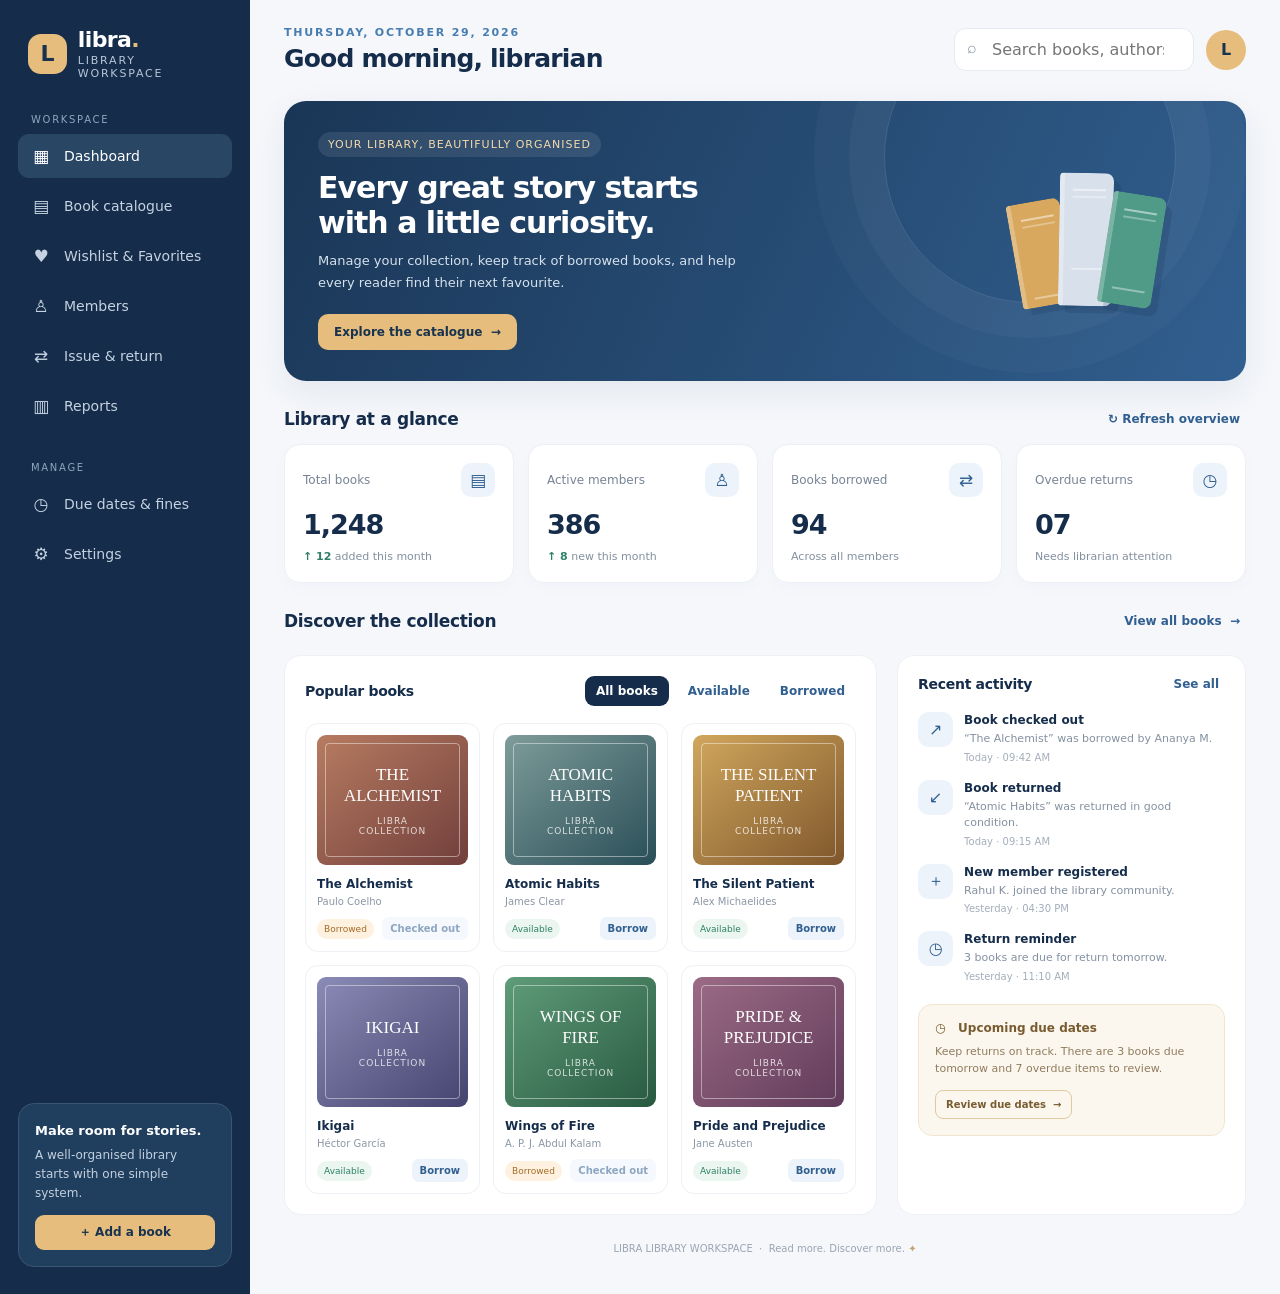
<file: index.html>
<!DOCTYPE html>
<html lang="en">
<head>
<meta charset="UTF-8">
<meta name="viewport" content="width=device-width, initial-scale=1.0">
<title>Libra — Library Management System</title>
<style>
:root{--navy:#152d4b;--blue:#315f8f;--blue2:#477db0;--cream:#f7f5f0;--white:#fff;--ink:#263548;--muted:#778496;--line:#e7eaf0;--gold:#d6a75d;--green:#2f8069;--shadow:0 12px 35px rgba(27,48,75,.08)}
*{box-sizing:border-box}body{margin:0;font-family:Inter,ui-sans-serif,system-ui,-apple-system,"Segoe UI",sans-serif;background:#f5f7fb;color:var(--ink)}button,input,select{font:inherit}button{cursor:pointer}.app{min-height:100vh;display:grid;grid-template-columns:250px 1fr}
.sidebar{background:var(--navy);color:#fff;padding:27px 18px;display:flex;flex-direction:column;gap:34px}.brand{display:flex;align-items:center;gap:11px;padding:0 10px}.brand-icon{height:40px;width:40px;border-radius:13px;background:#e6bd7c;color:#19334f;display:grid;place-items:center;font-size:22px;font-weight:800}.brand h1{font-size:22px;letter-spacing:-.6px;margin:0}.brand small{display:block;color:#b8c7d8;font-size:11px;letter-spacing:1.8px;text-transform:uppercase;margin-top:2px}.nav-label{font-size:10px;color:#8fa6c0;letter-spacing:1.7px;text-transform:uppercase;padding:0 13px;margin-bottom:9px}.nav{display:grid;gap:6px}.nav button{border:0;background:transparent;color:#c5d2e1;text-align:left;padding:12px 13px;border-radius:11px;display:flex;gap:13px;align-items:center;font-size:14px}.nav button span{width:20px;text-align:center;font-size:17px}.nav button.active,.nav button:hover{background:#294765;color:#fff}.side-bottom{margin-top:auto;background:#203e5e;border:1px solid #385673;border-radius:16px;padding:16px}.side-bottom strong{font-size:13px}.side-bottom p{font-size:12px;line-height:1.55;color:#c3d0df;margin:7px 0 13px}.side-bottom button{border:0;background:#e6bd7c;color:#18334f;padding:9px 12px;border-radius:9px;font-weight:700;font-size:12px;width:100%}
main{min-width:0;padding:26px 34px 40px}.topbar{display:flex;align-items:center;justify-content:space-between;gap:20px;margin-bottom:28px}.eyebrow{color:var(--blue2);font-size:11px;letter-spacing:1.8px;text-transform:uppercase;font-weight:800}.topbar h2{margin:5px 0 0;font-size:25px;letter-spacing:-.8px;color:var(--navy)}.top-actions{display:flex;align-items:center;gap:12px}.search-wrap{position:relative}.search-wrap span{position:absolute;left:13px;top:10px;color:#8793a3}.search-wrap input{width:240px;padding:11px 14px 11px 37px;border:1px solid var(--line);border-radius:12px;background:white;outline:none}.search-wrap input:focus{border-color:#8aaccf;box-shadow:0 0 0 3px #dce9f7}.avatar{height:40px;width:40px;border-radius:50%;display:grid;place-items:center;background:#e6bd7c;color:#173450;font-weight:800}.hero{position:relative;overflow:hidden;background:linear-gradient(115deg,#1a3656,#315f8f);border-radius:22px;padding:31px 34px;color:white;display:flex;justify-content:space-between;align-items:center;min-height:210px;box-shadow:var(--shadow)}.hero:after{content:"";position:absolute;width:290px;height:290px;border:1px solid #ffffff20;border-radius:50%;right:70px;top:-90px;box-shadow:0 0 0 35px #ffffff08,0 0 0 70px #ffffff06}.hero-content{position:relative;z-index:1;max-width:520px}.hero .tag{display:inline-block;padding:6px 10px;border-radius:30px;background:#ffffff18;color:#f4d9ac;font-size:11px;letter-spacing:1px;text-transform:uppercase}.hero h3{font-size:30px;line-height:1.15;letter-spacing:-1px;margin:14px 0 10px;max-width:450px}.hero p{color:#d6e1ed;font-size:13px;line-height:1.7;margin:0 0 20px;max-width:440px}.primary{background:#e6bd7c;color:#18334f;border:0;border-radius:10px;padding:11px 16px;font-weight:800;font-size:12px}.hero-art{position:relative;z-index:1;width:170px;height:150px;flex-shrink:0;margin-right:40px}.book{position:absolute;bottom:10px;width:54px;height:118px;border-radius:4px 8px 8px 4px;box-shadow:7px 7px 0 #102a4529;border-left:5px solid #ffffff40}.book:after{content:"";position:absolute;left:8px;right:8px;top:16px;height:2px;background:#ffffff80;box-shadow:0 7px 0 #ffffff50,0 79px 0 #ffffff60}.book.one{left:12px;background:#d8a85e;transform:rotate(-10deg);height:105px}.book.two{left:57px;background:#d8e1eb;transform:rotate(1deg);height:133px}.book.three{left:103px;background:#4f9b87;transform:rotate(9deg);height:112px}.section-head{display:flex;align-items:center;justify-content:space-between;margin:28px 0 15px}.section-head h3{margin:0;font-size:17px;color:var(--navy);letter-spacing:-.3px}.section-head button{border:0;background:transparent;color:var(--blue);font-size:12px;font-weight:800}.stats{display:grid;grid-template-columns:repeat(4,1fr);gap:14px}.stat{background:#fff;border:1px solid #edf0f4;border-radius:16px;padding:18px;box-shadow:0 5px 18px #203b5a05}.stat-top{display:flex;align-items:center;justify-content:space-between;color:var(--muted);font-size:12px}.stat-icon{height:34px;width:34px;display:grid;place-items:center;background:#edf3fa;color:var(--blue);border-radius:10px;font-size:17px}.stat strong{display:block;font-size:27px;color:var(--navy);margin:12px 0 5px;letter-spacing:-1px}.stat small{color:#82909f;font-size:11px}.stat small b{color:var(--green)}.content-grid{display:grid;grid-template-columns:minmax(0,1.7fr) minmax(240px,1fr);gap:20px;margin-top:24px}.panel{background:#fff;border:1px solid #edf0f4;border-radius:17px;padding:20px;min-width:0}.filters{display:flex;gap:8px;flex-wrap:wrap}.filter{border:1px solid var(--line);background:#fff;border-radius:9px;padding:8px 11px;color:#718095;font-size:11px}.filter.active{background:var(--navy);border-color:var(--navy);color:white}.books{display:grid;grid-template-columns:repeat(3,minmax(0,1fr));gap:13px}.book-card{border:1px solid #edf0f4;border-radius:13px;padding:11px;min-width:0;transition:.2s}.book-card:hover{transform:translateY(-3px);box-shadow:var(--shadow)}.cover{height:130px;border-radius:9px;display:flex;align-items:center;justify-content:center;position:relative;overflow:hidden;margin-bottom:12px;color:white;text-align:center;padding:12px}.cover:before{content:"";position:absolute;inset:8px;border:1px solid #ffffff70;border-radius:4px}.cover span{position:relative;font-family:Georgia,serif;font-size:17px;line-height:1.25;max-width:100px}.cover small{display:block;font:9px system-ui;letter-spacing:1px;margin-top:10px;opacity:.8}.cover.c1{background:linear-gradient(140deg,#b77c61,#713e3b)}.cover.c2{background:linear-gradient(140deg,#7e9c9a,#294e57)}.cover.c3{background:linear-gradient(140deg,#d1a75d,#7e562b)}.cover.c4{background:linear-gradient(140deg,#8a8bb6,#45436f)}.cover.c5{background:linear-gradient(140deg,#5f9c79,#285940)}.cover.c6{background:linear-gradient(140deg,#9c6b86,#603b5a)}.book-card h4{font-size:12px;margin:0 0 5px;white-space:nowrap;overflow:hidden;text-overflow:ellipsis;color:var(--navy)}.author{font-size:10px;color:#8b96a4;margin:0 0 10px}.book-meta{display:flex;align-items:center;justify-content:space-between;gap:5px}.status{font-size:9px;border-radius:20px;padding:5px 7px;background:#eaf6ef;color:#2f8069}.status.out{background:#fff1e0;color:#a46a25}.borrow{border:0;background:#edf3fa;color:#315f8f;border-radius:7px;padding:6px 8px;font-size:10px;font-weight:800}.borrow:disabled{opacity:.55;cursor:not-allowed}.activity{display:grid;gap:17px}.activity-item{display:flex;gap:11px;align-items:flex-start}.activity-icon{width:35px;height:35px;flex-shrink:0;border-radius:11px;background:#edf3fa;display:grid;place-items:center;color:var(--blue)}.activity-item strong{display:block;font-size:12px;color:var(--navy);margin:1px 0 4px}.activity-item p{margin:0;color:#8491a1;font-size:11px;line-height:1.5}.activity-item time{font-size:10px;color:#a4adba;display:block;margin-top:4px}.due-card{margin-top:22px;background:#fbf7ef;border:1px solid #f1e5d0;border-radius:14px;padding:16px}.due-card .due-title{font-size:12px;font-weight:800;color:#795b30}.due-card p{font-size:11px;line-height:1.6;color:#917c5d;margin:8px 0 12px}.due-card button{background:transparent;border:1px solid #dfc99f;color:#795b30;border-radius:8px;padding:8px 10px;font-size:10px;font-weight:800}.empty{grid-column:1/-1;text-align:center;padding:28px;color:#8a96a6;font-size:13px}.footer{text-align:center;color:#9aa5b2;font-size:10px;margin-top:28px}.toast{position:fixed;bottom:22px;right:22px;background:#193b5b;color:white;padding:13px 17px;border-radius:12px;box-shadow:var(--shadow);font-size:13px;opacity:0;transform:translateY(10px);pointer-events:none;transition:.25s;z-index:10}.toast.show{opacity:1;transform:translateY(0)}.mobile-menu{display:none}
@media(max-width:1050px){.app{grid-template-columns:210px 1fr}.sidebar{padding:23px 13px}main{padding:24px}.hero-art{margin-right:0}.stats{grid-template-columns:repeat(2,1fr)}.content-grid{grid-template-columns:1fr}.books{grid-template-columns:repeat(3,minmax(0,1fr))}}
@media(max-width:700px){.app{display:block}.sidebar{display:none}.sidebar.open{display:flex;position:fixed;z-index:20;inset:0 auto 0 0;width:260px;box-shadow:20px 0 50px #10243c40}.mobile-menu{display:inline-grid;place-items:center;border:1px solid var(--line);background:#fff;border-radius:10px;width:40px;height:40px}.topbar{align-items:flex-start}.topbar h2{font-size:20px}.top-actions{gap:7px}.search-wrap input{width:min(40vw,190px)}main{padding:18px 14px 28px}.hero{padding:24px;min-height:0}.hero h3{font-size:25px}.hero-art{display:none}.stats{gap:9px}.stat{padding:14px}.stat strong{font-size:23px}.content-grid{gap:14px}.panel{padding:14px}.books{grid-template-columns:repeat(2,minmax(0,1fr))}.cover{height:135px}.section-head{margin-top:23px}.section-head h3{font-size:16px}}
/* Wishlist & Favorites Styling */
#wishlistSection {
    padding: 20px 0;
}

#wishlistSection .section-head {
    display: flex;
    justify-content: space-between;
    align-items: center;
    gap: 15px;
    margin-bottom: 20px;
}

#wishlistSection .stats {
    display: flex;
    gap: 20px;
    margin-bottom: 30px;
}

#wishlistSection .stat-card {
    padding: 20px;
    border-radius: 12px;
    background: #ffffff;
    flex: 1;
}

#wishlistGrid {
    display: grid;
    grid-template-columns: repeat(auto-fill, minmax(200px, 1fr));
    gap: 20px;
}

.wishlist-card {
    background: #ffffff;
    padding: 18px;
    border-radius: 12px;
    border: 1px solid #e5e7eb;
}

.wishlist-card h3 {
    margin-bottom: 8px;
}

.wishlist-card button {
    margin: 5px 5px 0 0;
    cursor: pointer;
}

#wishlistSection select {
    padding: 10px;
    border-radius: 8px;
}

@media (max-width: 600px) {
    #wishlistSection .section-head,
    #wishlistSection .stats {
        flex-direction: column;
        align-items: stretch;
    }
}
</style>
</head>
<body>
<div class="app">
<aside class="sidebar" id="sidebar">
  <div class="brand"><div class="brand-icon">L</div><div><h1>libra<span style="color:#e6bd7c">.</span></h1><small>Library workspace</small></div></div>
  <div><div class="nav-label">Workspace</div><nav class="nav">
    <button class="active" data-view="dashboard"><span>▦</span> Dashboard</button>
    <button data-view="catalog"><span>▤</span> Book catalogue</button>
    <button data-view="wishlist">
    <span>♥</span> Wishlist & Favorites
</button>
    <button data-view="members"><span>♙</span> Members</button>
    <button data-view="transactions"><span>⇄</span> Issue &amp; return</button>
    <button data-view="reports"><span>▥</span> Reports</button>
  </nav></div>
  <div><div class="nav-label">Manage</div><nav class="nav">
    <button data-view="due"><span>◷</span> Due dates &amp; fines</button>
    <button data-view="settings"><span>⚙</span> Settings</button>
  </nav></div>
  <div class="side-bottom"><strong>Make room for stories.</strong><p>A well-organised library starts with one simple system.</p><button id="addBookSide">＋ Add a book</button></div>
</aside>
<main>
  <header class="topbar">
    <div style="display:flex;align-items:flex-start;gap:11px"><button class="mobile-menu" id="menuBtn" aria-label="Open menu">☰</button><div><div class="eyebrow">Thursday, October 29, 2026</div><h2 id="pageTitle">Good morning, librarian</h2></div></div>
    <div class="top-actions"><div class="search-wrap"><span>⌕</span><input id="searchInput" type="search" placeholder="Search books, authors..." aria-label="Search books"></div><div class="avatar" title="Librarian profile">L</div></div>
  </header>
  <section class="hero">
    <div class="hero-content"><span class="tag">Your library, beautifully organised</span><h3>Every great story starts with a little curiosity.</h3><p>Manage your collection, keep track of borrowed books, and help every reader find their next favourite.</p><button class="primary" id="exploreBtn">Explore the catalogue&nbsp; →</button></div>
    <div class="hero-art" aria-hidden="true"><div class="book one"></div><div class="book two"></div><div class="book three"></div></div>
  </section>
  <section class="section-head"><h3>Library at a glance</h3><button id="refreshBtn">↻ Refresh overview</button></section>
  <section class="stats">
    <article class="stat"><div class="stat-top">Total books <span class="stat-icon">▤</span></div><strong id="totalBooks">1,248</strong><small><b>↑ 12</b> added this month</small></article>
    <article class="stat"><div class="stat-top">Active members <span class="stat-icon">♙</span></div><strong>386</strong><small><b>↑ 8</b> new this month</small></article>
    <article class="stat"><div class="stat-top">Books borrowed <span class="stat-icon">⇄</span></div><strong id="borrowedCount">94</strong><small>Across all members</small></article>
    <article class="stat"><div class="stat-top">Overdue returns <span class="stat-icon">◷</span></div><strong>07</strong><small>Needs librarian attention</small></article>
  </section>
  <section class="section-head"><h3 id="catalogTitle">Discover the collection</h3><button id="viewAllBtn">View all books&nbsp; →</button></section>
  <div class="content-grid">
    <section class="panel">
      <div class="section-head" style="margin:0 0 17px"><h3 style="font-size:14px">Popular books</h3><div class="filters" id="filters"><button class="filter active" data-filter="all">All books</button><button class="filter" data-filter="available">Available</button><button class="filter" data-filter="borrowed">Borrowed</button></div></div>
      <div class="books" id="booksGrid"></div>
    </section>
    <aside class="panel">
      <div class="section-head" style="margin:0 0 20px"><h3 style="font-size:14px">Recent activity</h3><button id="activityBtn">See all</button></div>
      <div class="activity" id="activityList">
        <div class="activity-item"><div class="activity-icon">↗</div><div><strong>Book checked out</strong><p>“The Alchemist” was borrowed by Ananya M.</p><time>Today · 09:42 AM</time></div></div>
        <div class="activity-item"><div class="activity-icon">↙</div><div><strong>Book returned</strong><p>“Atomic Habits” was returned in good condition.</p><time>Today · 09:15 AM</time></div></div>
        <div class="activity-item"><div class="activity-icon">＋</div><div><strong>New member registered</strong><p>Rahul K. joined the library community.</p><time>Yesterday · 04:30 PM</time></div></div>
        <div class="activity-item"><div class="activity-icon">◷</div><div><strong>Return reminder</strong><p>3 books are due for return tomorrow.</p><time>Yesterday · 11:10 AM</time></div></div>
      </div>
      <div class="due-card"><div class="due-title">◷ &nbsp; Upcoming due dates</div><p>Keep returns on track. There are 3 books due tomorrow and 7 overdue items to review.</p><button id="dueBtn">Review due dates&nbsp; →</button></div>
    </aside>
  </div>
  <div class="footer">LIBRA LIBRARY WORKSPACE &nbsp;·&nbsp; Read more. Discover more. <span style="color:#c4a16c">✦</span></div>
<!-- Wishlist & Favorites Section -->
<section id="wishlistSection" style="display: none;">

    <div class="section-head">
        <div>
            <div class="eyebrow">YOUR PERSONAL COLLECTION</div>
            <h2>Wishlist & Favorites</h2>
            <p>Keep track of books you want to read and books you love.</p>
        </div>

        <button onclick="showWishlistForm()">+ Add a Book</button>
    </div>

    <div class="stats">
        <div class="stat-card">
            <h3 id="wishlistCount">0</h3>
            <p>Wishlist Books</p>
        </div>

        <div class="stat-card">
            <h3 id="favoriteCount">0</h3>
            <p>Favorite Books</p>
        </div>
    </div>

    <div class="section-head">
        <h2>My Saved Books</h2>

        <select id="wishlistFilter">
            <option value="all">All Books</option>
            <option value="wishlist">Wishlist</option>
            <option value="favorite">Favorites</option>
        </select>
    </div>

    <div id="wishlistGrid"></div>

</section>
<!-- End Wishlist & Favorites Section -->
</main>
</div>
<div class="toast" id="toast" role="status" aria-live="polite"></div>
<script>
const books=[
 {title:"The Alchemist",author:"Paulo Coelho",genre:"Fiction",status:"borrowed",cover:"c1",label:"THE ALCHEMIST"},
 {title:"Atomic Habits",author:"James Clear",genre:"Self-help",status:"available",cover:"c2",label:"ATOMIC HABITS"},
 {title:"The Silent Patient",author:"Alex Michaelides",genre:"Thriller",status:"available",cover:"c3",label:"THE SILENT PATIENT"},
 {title:"Ikigai",author:"Héctor García",genre:"Lifestyle",status:"available",cover:"c4",label:"IKIGAI"},
 {title:"Wings of Fire",author:"A. P. J. Abdul Kalam",genre:"Biography",status:"borrowed",cover:"c5",label:"WINGS OF FIRE"},
 {title:"Pride and Prejudice",author:"Jane Austen",genre:"Classic",status:"available",cover:"c6",label:"PRIDE & PREJUDICE"}
];
let activeFilter="all",query="",view="dashboard",borrowed=94;
const grid=document.getElementById("booksGrid"),search=document.getElementById("searchInput"),toast=document.getElementById("toast");
function notify(message){toast.textContent=message;toast.classList.add("show");clearTimeout(window.toastTimer);window.toastTimer=setTimeout(()=>toast.classList.remove("show"),2600)}
function renderBooks(){
 const list=books.filter(b=>(activeFilter==="all"||b.status===activeFilter)&&(`${b.title} ${b.author} ${b.genre}`).toLowerCase().includes(query.toLowerCase()));
 grid.innerHTML=list.length?list.map(b=>`<article class="book-card"><div class="cover ${b.cover}"><span>${b.label}<small>LIBRA COLLECTION</small></span></div><h4 title="${b.title}">${b.title}</h4><p class="author">${b.author}</p><div class="book-meta"><span class="status ${b.status==="borrowed"?"out":""}">${b.status==="available"?"Available":"Borrowed"}</span><button class="borrow" data-title="${b.title}" ${b.status==="borrowed"?"disabled":""}>${b.status==="available"?"Borrow":"Checked out"}</button></div></article>`).join(""):`<div class="empty">No books match your search. Try another title or author.</div>`;
 grid.querySelectorAll(".borrow:not(:disabled)").forEach(btn=>btn.addEventListener("click",()=>{const book=books.find(b=>b.title===btn.dataset.title);book.status="borrowed";borrowed++;document.getElementById("borrowedCount").textContent=borrowed;renderBooks();notify(`“${book.title}” marked as borrowed.`);}));
}
function setView(next){
 view=next;document.querySelectorAll(".nav button").forEach(b=>b.classList.toggle("active",b.dataset.view===next));
 const titles={dashboard:"Good morning, librarian",catalog:"Book catalogue",members:"Library members",transactions:"Issue & return",reports:"Library reports",due:"Due dates & fines",settings:"Workspace settings",wishlist:"Wishlist & Favorites"};
 document.getElementById("pageTitle").textContent=titles[next]||titles.dashboard;
 const dashboardParts = document.querySelectorAll(
    "main > .hero, main > .section-head, main > .stats, main > .content-grid, main > .footer"
);

const wishlistSection = document.getElementById("wishlistSection");

if (next === "wishlist") {
    dashboardParts.forEach(part => part.style.display = "none");
    wishlistSection.style.display = "block";
    renderWishlist();
} else {
    dashboardParts.forEach(part => part.style.display = "");
    wishlistSection.style.display = "none";
}
 if(next==="catalog"){document.getElementById("catalogTitle").textContent="Browse all books";activeFilter="all";document.querySelectorAll(".filter").forEach(b=>b.classList.toggle("active",b.dataset.filter==="all"));renderBooks();document.getElementById("catalogTitle").scrollIntoView({behavior:"smooth",block:"start"});}
 else if(next!=="dashboard" && next!=="wishlist"){notify(`${titles[next]} section selected — connect your backend to enable full management.`);}
 document.getElementById("sidebar").classList.remove("open");
}
// ===== WISHLIST & FAVORITES =====

const wishlistStorageKey = "libraryWishlistFavorites";
let savedBooks = [];

try {
    const storedBooks = JSON.parse(localStorage.getItem(wishlistStorageKey) || "[]");
    if (Array.isArray(storedBooks)) {
        savedBooks = storedBooks;
    }
} catch (error) {
    console.warn("Could not load saved books:", error);
}

function saveWishlist() {
    localStorage.setItem(wishlistStorageKey, JSON.stringify(savedBooks));
}

function escapeHTML(value) {
    return String(value).replace(/[&<>"']/g, character => ({
        "&": "&amp;",
        "<": "&lt;",
        ">": "&gt;",
        '"': "&quot;",
        "'": "&#39;"
    })[character]);
}

function showWishlistForm() {
    const titleInput = prompt("Enter the book title:");

    if (!titleInput || !titleInput.trim()) {
        return;
    }

    const title = titleInput.trim();

    // Check whether this book already exists in the catalogue
    const catalogueBook = books.find(
        book => book.title.toLowerCase() === title.toLowerCase()
    );

    const authorInput = catalogueBook
        ? catalogueBook.author
        : prompt("Enter the author's name:");

    if (!authorInput || !authorInput.trim()) {
        return;
    }

    const typeInput = prompt(
        'Enter "wishlist" or "favorite":',
        "wishlist"
    );

    if (typeInput === null) {
        return;
    }

    const type = typeInput.trim().toLowerCase();

    if (type !== "wishlist" && type !== "favorite") {
        alert('Please enter either "wishlist" or "favorite".');
        return;
    }

    const alreadySaved = savedBooks.some(
        book => book.title.toLowerCase() === title.toLowerCase()
    );

    if (alreadySaved) {
        alert("This book is already in your saved books.");
        return;
    }

    savedBooks.push({
        title: catalogueBook ? catalogueBook.title : title,
        author: authorInput.trim(),
        type: type
    });

    saveWishlist();
    renderWishlist();
    notify("Book added successfully!");
}

function renderWishlist() {
    const grid = document.getElementById("wishlistGrid");
    const filter = document.getElementById("wishlistFilter").value;

    document.getElementById("wishlistCount").textContent =
        savedBooks.filter(book => book.type === "wishlist").length;

    document.getElementById("favoriteCount").textContent =
        savedBooks.filter(book => book.type === "favorite").length;

    const visibleBooks = savedBooks
        .map((book, index) => ({ book, index }))
        .filter(item => filter === "all" || item.book.type === filter);

    if (visibleBooks.length === 0) {
        grid.innerHTML = "<p>No saved books yet. Click '+ Add a Book' to get started.</p>";
        return;
    }

    grid.innerHTML = visibleBooks.map(({ book, index }) => `
        <article class="wishlist-card">
            <h3>${escapeHTML(book.title)}</h3>
            <p>By ${escapeHTML(book.author)}</p>
            <p>${book.type === "wishlist" ? "♡ Wishlist" : "♥ Favorite"}</p>

            <button data-action="toggle" data-index="${index}">
                ${book.type === "wishlist" ? "Move to Favorites" : "Move to Wishlist"}
            </button>

            <button data-action="remove" data-index="${index}">
                Remove
            </button>
        </article>
    `).join("");
}

// Handle the buttons inside saved book cards
document.getElementById("wishlistGrid").addEventListener("click", event => {
    const button = event.target.closest("button[data-action]");

    if (!button) {
        return;
    }

    const index = Number(button.dataset.index);
    const action = button.dataset.action;

    if (!Number.isInteger(index) || !savedBooks[index]) {
        return;
    }

    if (action === "toggle") {
        savedBooks[index].type =
            savedBooks[index].type === "wishlist" ? "favorite" : "wishlist";
    }

    if (action === "remove") {
        savedBooks.splice(index, 1);
    }

    saveWishlist();
    renderWishlist();
});

document.getElementById("wishlistFilter").addEventListener(
    "change",
    renderWishlist
);

// ===== END WISHLIST & FAVORITES =====
document.querySelectorAll(".nav button").forEach(btn=>btn.addEventListener("click",()=>setView(btn.dataset.view)));
document.querySelectorAll(".filter").forEach(btn=>btn.addEventListener("click",()=>{activeFilter=btn.dataset.filter;document.querySelectorAll(".filter").forEach(b=>b.classList.toggle("active",b===btn));renderBooks()}));
search.addEventListener("input",()=>{query=search.value;renderBooks();});
document.getElementById("exploreBtn").addEventListener("click",()=>setView("catalog"));
document.getElementById("viewAllBtn").addEventListener("click",()=>setView("catalog"));
document.getElementById("refreshBtn").addEventListener("click",()=>{renderBooks();notify("Overview refreshed.")});
document.getElementById("activityBtn").addEventListener("click",()=>notify("You're viewing the latest activity."));
document.getElementById("dueBtn").addEventListener("click",()=>setView("due"));
document.getElementById("addBookSide").addEventListener("click",()=>{const title=prompt("Enter the new book title:");if(!title||!title.trim())return;const author=prompt("Enter the author's name:")||"Unknown author";books.unshift({title:title.trim(),author:author.trim()||"Unknown author",genre:"New arrival",status:"available",cover:["c1","c2","c3","c4","c5","c6"][Math.floor(Math.random()*6)],label:title.trim().toUpperCase().slice(0,25)});document.getElementById("totalBooks").textContent=(1248+books.length-6).toLocaleString();renderBooks();notify("New book added to this demo catalogue.");});
document.getElementById("menuBtn").addEventListener("click",()=>document.getElementById("sidebar").classList.toggle("open"));
renderBooks();
</script>
</body>
</html>
</file>
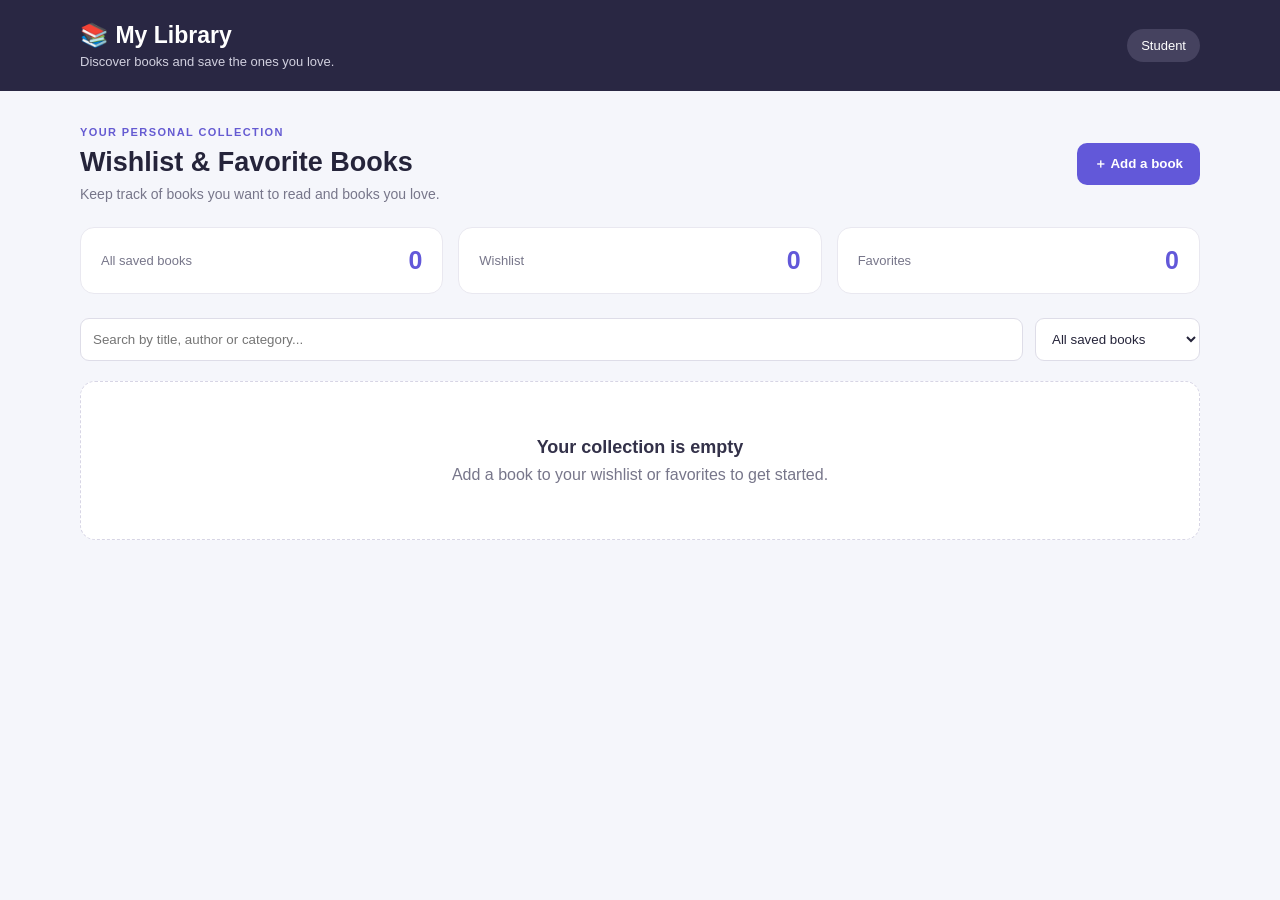
<file: index(1).html>
<!DOCTYPE html>
<html lang="en">
<head>
  <meta charset="UTF-8">
  <meta name="viewport" content="width=device-width, initial-scale=1.0">
  <title>Library | Wishlist & Favorites</title>
  <link rel="stylesheet" href="style.css">
</head>
<body>
  <header class="topbar">
    <div>
      <h1>📚 My Library</h1>
      <p>Discover books and save the ones you love.</p>
    </div>
    <span class="profile">Student</span>
  </header>

  <main class="container">
    <section class="intro">
      <div>
        <p class="eyebrow">YOUR PERSONAL COLLECTION</p>
        <h2>Wishlist & Favorite Books</h2>
        <p class="muted">Keep track of books you want to read and books you love.</p>
      </div>
      <button class="primary" id="addBookBtn">＋ Add a book</button>
    </section>

    <section class="stats">
      <article class="stat-card"><span>All saved books</span><strong id="totalCount">0</strong></article>
      <article class="stat-card"><span>Wishlist</span><strong id="wishlistCount">0</strong></article>
      <article class="stat-card"><span>Favorites</span><strong id="favoriteCount">0</strong></article>
    </section>

    <section class="toolbar">
      <input id="searchInput" type="search" placeholder="Search by title, author or category..." aria-label="Search books">
      <select id="filterSelect" aria-label="Filter books">
        <option value="all">All saved books</option>
        <option value="wishlist">Wishlist</option>
        <option value="favorite">Favorites</option>
      </select>
    </section>

    <section id="bookGrid" class="book-grid" aria-live="polite"></section>
  </main>

  <dialog id="bookDialog">
    <form id="bookForm" method="dialog">
      <div class="dialog-heading">
        <h2>Add a book</h2>
        <button type="button" class="icon-button" id="closeDialog" aria-label="Close">✕</button>
      </div>
      <label>Book title<input id="bookTitle" required maxlength="100" placeholder="e.g. Atomic Habits"></label>
      <label>Author<input id="bookAuthor" required maxlength="80" placeholder="e.g. James Clear"></label>
      <label>Category<input id="bookCategory" maxlength="50" placeholder="e.g. Self-help"></label>
      <label>Cover image URL <span class="optional">(optional)</span><input id="bookImage" type="url" placeholder="https://example.com/book.jpg"></label>
      <label>Save to
        <select id="bookType">
          <option value="wishlist">Wishlist</option>
          <option value="favorite">Favorites</option>
        </select>
      </label>
      <p id="formError" class="error" role="alert"></p>
      <button class="primary submit-button" type="submit">Save book</button>
    </form>
  </dialog>

  <script src="script.js"></script>
</body>
</html>
</file>
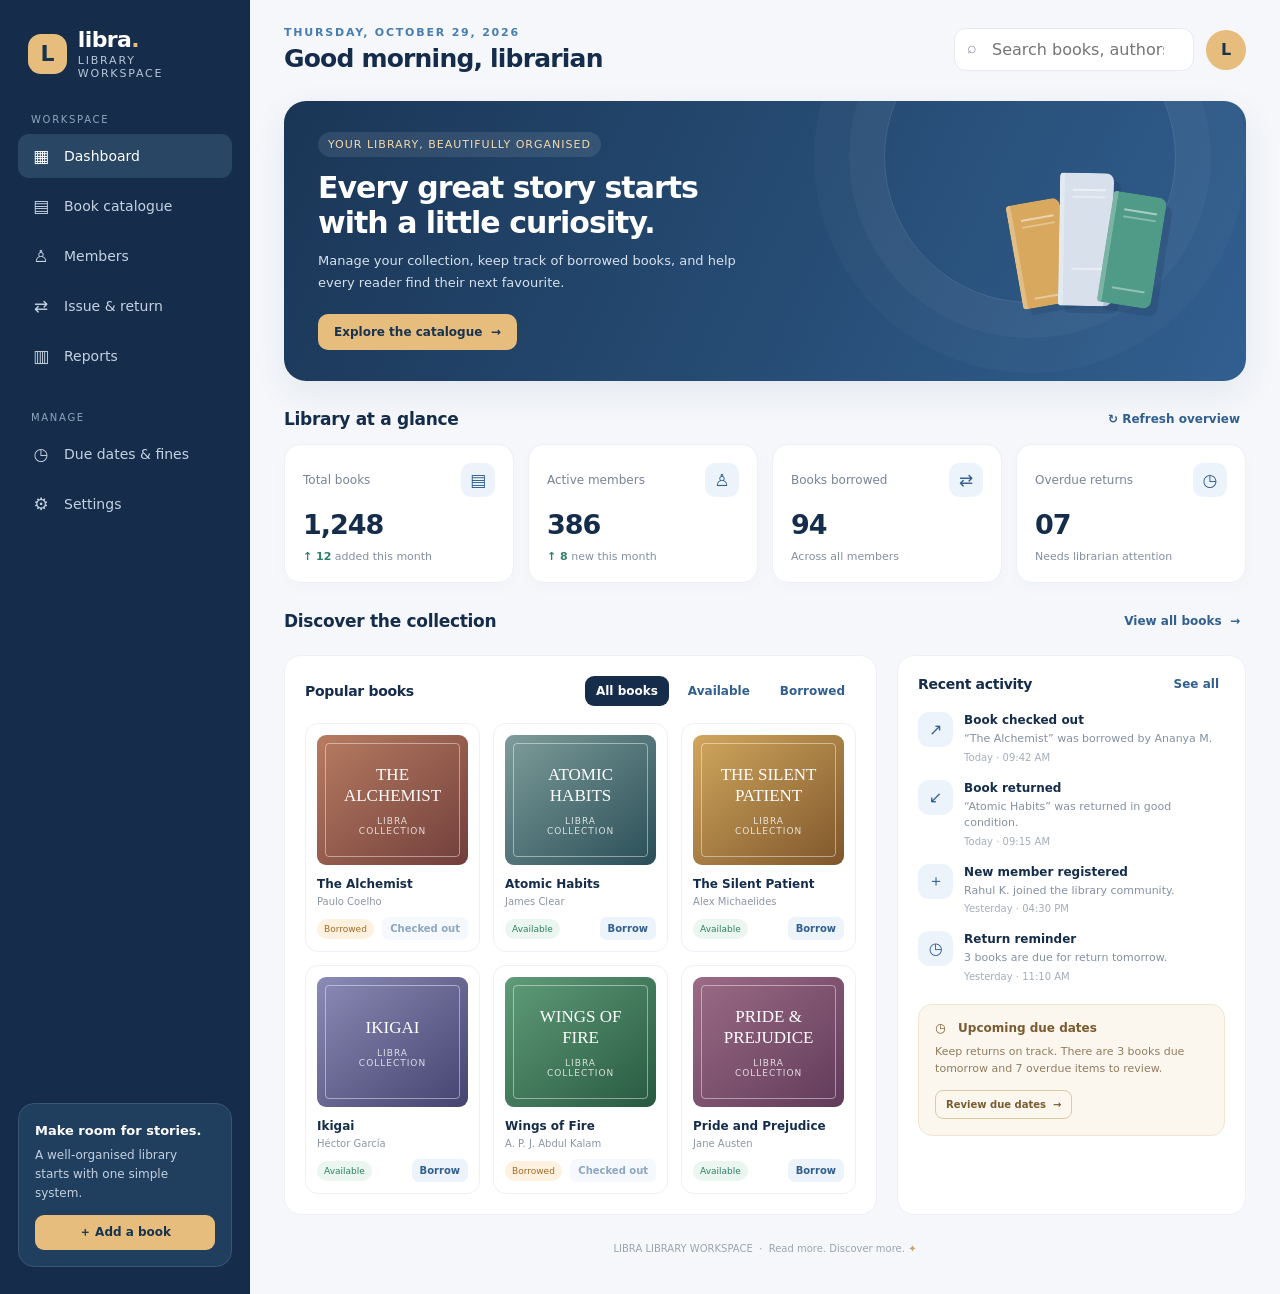
<file: index-backup.html>
<!DOCTYPE html>
<html lang="en">
<head>
<meta charset="UTF-8">
<meta name="viewport" content="width=device-width, initial-scale=1.0">
<title>Libra — Library Management System</title>
<style>
:root{--navy:#152d4b;--blue:#315f8f;--blue2:#477db0;--cream:#f7f5f0;--white:#fff;--ink:#263548;--muted:#778496;--line:#e7eaf0;--gold:#d6a75d;--green:#2f8069;--shadow:0 12px 35px rgba(27,48,75,.08)}
*{box-sizing:border-box}body{margin:0;font-family:Inter,ui-sans-serif,system-ui,-apple-system,"Segoe UI",sans-serif;background:#f5f7fb;color:var(--ink)}button,input,select{font:inherit}button{cursor:pointer}.app{min-height:100vh;display:grid;grid-template-columns:250px 1fr}
.sidebar{background:var(--navy);color:#fff;padding:27px 18px;display:flex;flex-direction:column;gap:34px}.brand{display:flex;align-items:center;gap:11px;padding:0 10px}.brand-icon{height:40px;width:40px;border-radius:13px;background:#e6bd7c;color:#19334f;display:grid;place-items:center;font-size:22px;font-weight:800}.brand h1{font-size:22px;letter-spacing:-.6px;margin:0}.brand small{display:block;color:#b8c7d8;font-size:11px;letter-spacing:1.8px;text-transform:uppercase;margin-top:2px}.nav-label{font-size:10px;color:#8fa6c0;letter-spacing:1.7px;text-transform:uppercase;padding:0 13px;margin-bottom:9px}.nav{display:grid;gap:6px}.nav button{border:0;background:transparent;color:#c5d2e1;text-align:left;padding:12px 13px;border-radius:11px;display:flex;gap:13px;align-items:center;font-size:14px}.nav button span{width:20px;text-align:center;font-size:17px}.nav button.active,.nav button:hover{background:#294765;color:#fff}.side-bottom{margin-top:auto;background:#203e5e;border:1px solid #385673;border-radius:16px;padding:16px}.side-bottom strong{font-size:13px}.side-bottom p{font-size:12px;line-height:1.55;color:#c3d0df;margin:7px 0 13px}.side-bottom button{border:0;background:#e6bd7c;color:#18334f;padding:9px 12px;border-radius:9px;font-weight:700;font-size:12px;width:100%}
main{min-width:0;padding:26px 34px 40px}.topbar{display:flex;align-items:center;justify-content:space-between;gap:20px;margin-bottom:28px}.eyebrow{color:var(--blue2);font-size:11px;letter-spacing:1.8px;text-transform:uppercase;font-weight:800}.topbar h2{margin:5px 0 0;font-size:25px;letter-spacing:-.8px;color:var(--navy)}.top-actions{display:flex;align-items:center;gap:12px}.search-wrap{position:relative}.search-wrap span{position:absolute;left:13px;top:10px;color:#8793a3}.search-wrap input{width:240px;padding:11px 14px 11px 37px;border:1px solid var(--line);border-radius:12px;background:white;outline:none}.search-wrap input:focus{border-color:#8aaccf;box-shadow:0 0 0 3px #dce9f7}.avatar{height:40px;width:40px;border-radius:50%;display:grid;place-items:center;background:#e6bd7c;color:#173450;font-weight:800}.hero{position:relative;overflow:hidden;background:linear-gradient(115deg,#1a3656,#315f8f);border-radius:22px;padding:31px 34px;color:white;display:flex;justify-content:space-between;align-items:center;min-height:210px;box-shadow:var(--shadow)}.hero:after{content:"";position:absolute;width:290px;height:290px;border:1px solid #ffffff20;border-radius:50%;right:70px;top:-90px;box-shadow:0 0 0 35px #ffffff08,0 0 0 70px #ffffff06}.hero-content{position:relative;z-index:1;max-width:520px}.hero .tag{display:inline-block;padding:6px 10px;border-radius:30px;background:#ffffff18;color:#f4d9ac;font-size:11px;letter-spacing:1px;text-transform:uppercase}.hero h3{font-size:30px;line-height:1.15;letter-spacing:-1px;margin:14px 0 10px;max-width:450px}.hero p{color:#d6e1ed;font-size:13px;line-height:1.7;margin:0 0 20px;max-width:440px}.primary{background:#e6bd7c;color:#18334f;border:0;border-radius:10px;padding:11px 16px;font-weight:800;font-size:12px}.hero-art{position:relative;z-index:1;width:170px;height:150px;flex-shrink:0;margin-right:40px}.book{position:absolute;bottom:10px;width:54px;height:118px;border-radius:4px 8px 8px 4px;box-shadow:7px 7px 0 #102a4529;border-left:5px solid #ffffff40}.book:after{content:"";position:absolute;left:8px;right:8px;top:16px;height:2px;background:#ffffff80;box-shadow:0 7px 0 #ffffff50,0 79px 0 #ffffff60}.book.one{left:12px;background:#d8a85e;transform:rotate(-10deg);height:105px}.book.two{left:57px;background:#d8e1eb;transform:rotate(1deg);height:133px}.book.three{left:103px;background:#4f9b87;transform:rotate(9deg);height:112px}.section-head{display:flex;align-items:center;justify-content:space-between;margin:28px 0 15px}.section-head h3{margin:0;font-size:17px;color:var(--navy);letter-spacing:-.3px}.section-head button{border:0;background:transparent;color:var(--blue);font-size:12px;font-weight:800}.stats{display:grid;grid-template-columns:repeat(4,1fr);gap:14px}.stat{background:#fff;border:1px solid #edf0f4;border-radius:16px;padding:18px;box-shadow:0 5px 18px #203b5a05}.stat-top{display:flex;align-items:center;justify-content:space-between;color:var(--muted);font-size:12px}.stat-icon{height:34px;width:34px;display:grid;place-items:center;background:#edf3fa;color:var(--blue);border-radius:10px;font-size:17px}.stat strong{display:block;font-size:27px;color:var(--navy);margin:12px 0 5px;letter-spacing:-1px}.stat small{color:#82909f;font-size:11px}.stat small b{color:var(--green)}.content-grid{display:grid;grid-template-columns:minmax(0,1.7fr) minmax(240px,1fr);gap:20px;margin-top:24px}.panel{background:#fff;border:1px solid #edf0f4;border-radius:17px;padding:20px;min-width:0}.filters{display:flex;gap:8px;flex-wrap:wrap}.filter{border:1px solid var(--line);background:#fff;border-radius:9px;padding:8px 11px;color:#718095;font-size:11px}.filter.active{background:var(--navy);border-color:var(--navy);color:white}.books{display:grid;grid-template-columns:repeat(3,minmax(0,1fr));gap:13px}.book-card{border:1px solid #edf0f4;border-radius:13px;padding:11px;min-width:0;transition:.2s}.book-card:hover{transform:translateY(-3px);box-shadow:var(--shadow)}.cover{height:130px;border-radius:9px;display:flex;align-items:center;justify-content:center;position:relative;overflow:hidden;margin-bottom:12px;color:white;text-align:center;padding:12px}.cover:before{content:"";position:absolute;inset:8px;border:1px solid #ffffff70;border-radius:4px}.cover span{position:relative;font-family:Georgia,serif;font-size:17px;line-height:1.25;max-width:100px}.cover small{display:block;font:9px system-ui;letter-spacing:1px;margin-top:10px;opacity:.8}.cover.c1{background:linear-gradient(140deg,#b77c61,#713e3b)}.cover.c2{background:linear-gradient(140deg,#7e9c9a,#294e57)}.cover.c3{background:linear-gradient(140deg,#d1a75d,#7e562b)}.cover.c4{background:linear-gradient(140deg,#8a8bb6,#45436f)}.cover.c5{background:linear-gradient(140deg,#5f9c79,#285940)}.cover.c6{background:linear-gradient(140deg,#9c6b86,#603b5a)}.book-card h4{font-size:12px;margin:0 0 5px;white-space:nowrap;overflow:hidden;text-overflow:ellipsis;color:var(--navy)}.author{font-size:10px;color:#8b96a4;margin:0 0 10px}.book-meta{display:flex;align-items:center;justify-content:space-between;gap:5px}.status{font-size:9px;border-radius:20px;padding:5px 7px;background:#eaf6ef;color:#2f8069}.status.out{background:#fff1e0;color:#a46a25}.borrow{border:0;background:#edf3fa;color:#315f8f;border-radius:7px;padding:6px 8px;font-size:10px;font-weight:800}.borrow:disabled{opacity:.55;cursor:not-allowed}.activity{display:grid;gap:17px}.activity-item{display:flex;gap:11px;align-items:flex-start}.activity-icon{width:35px;height:35px;flex-shrink:0;border-radius:11px;background:#edf3fa;display:grid;place-items:center;color:var(--blue)}.activity-item strong{display:block;font-size:12px;color:var(--navy);margin:1px 0 4px}.activity-item p{margin:0;color:#8491a1;font-size:11px;line-height:1.5}.activity-item time{font-size:10px;color:#a4adba;display:block;margin-top:4px}.due-card{margin-top:22px;background:#fbf7ef;border:1px solid #f1e5d0;border-radius:14px;padding:16px}.due-card .due-title{font-size:12px;font-weight:800;color:#795b30}.due-card p{font-size:11px;line-height:1.6;color:#917c5d;margin:8px 0 12px}.due-card button{background:transparent;border:1px solid #dfc99f;color:#795b30;border-radius:8px;padding:8px 10px;font-size:10px;font-weight:800}.empty{grid-column:1/-1;text-align:center;padding:28px;color:#8a96a6;font-size:13px}.footer{text-align:center;color:#9aa5b2;font-size:10px;margin-top:28px}.toast{position:fixed;bottom:22px;right:22px;background:#193b5b;color:white;padding:13px 17px;border-radius:12px;box-shadow:var(--shadow);font-size:13px;opacity:0;transform:translateY(10px);pointer-events:none;transition:.25s;z-index:10}.toast.show{opacity:1;transform:translateY(0)}.mobile-menu{display:none}
@media(max-width:1050px){.app{grid-template-columns:210px 1fr}.sidebar{padding:23px 13px}main{padding:24px}.hero-art{margin-right:0}.stats{grid-template-columns:repeat(2,1fr)}.content-grid{grid-template-columns:1fr}.books{grid-template-columns:repeat(3,minmax(0,1fr))}}
@media(max-width:700px){.app{display:block}.sidebar{display:none}.sidebar.open{display:flex;position:fixed;z-index:20;inset:0 auto 0 0;width:260px;box-shadow:20px 0 50px #10243c40}.mobile-menu{display:inline-grid;place-items:center;border:1px solid var(--line);background:#fff;border-radius:10px;width:40px;height:40px}.topbar{align-items:flex-start}.topbar h2{font-size:20px}.top-actions{gap:7px}.search-wrap input{width:min(40vw,190px)}main{padding:18px 14px 28px}.hero{padding:24px;min-height:0}.hero h3{font-size:25px}.hero-art{display:none}.stats{gap:9px}.stat{padding:14px}.stat strong{font-size:23px}.content-grid{gap:14px}.panel{padding:14px}.books{grid-template-columns:repeat(2,minmax(0,1fr))}.cover{height:135px}.section-head{margin-top:23px}.section-head h3{font-size:16px}}
</style>
</head>
<body>
<div class="app">
<aside class="sidebar" id="sidebar">
  <div class="brand"><div class="brand-icon">L</div><div><h1>libra<span style="color:#e6bd7c">.</span></h1><small>Library workspace</small></div></div>
  <div><div class="nav-label">Workspace</div><nav class="nav">
    <button class="active" data-view="dashboard"><span>▦</span> Dashboard</button>
    <button data-view="catalog"><span>▤</span> Book catalogue</button>
    <button data-view="members"><span>♙</span> Members</button>
    <button data-view="transactions"><span>⇄</span> Issue &amp; return</button>
    <button data-view="reports"><span>▥</span> Reports</button>
  </nav></div>
  <div><div class="nav-label">Manage</div><nav class="nav">
    <button data-view="due"><span>◷</span> Due dates &amp; fines</button>
    <button data-view="settings"><span>⚙</span> Settings</button>
  </nav></div>
  <div class="side-bottom"><strong>Make room for stories.</strong><p>A well-organised library starts with one simple system.</p><button id="addBookSide">＋ Add a book</button></div>
</aside>
<main>
  <header class="topbar">
    <div style="display:flex;align-items:flex-start;gap:11px"><button class="mobile-menu" id="menuBtn" aria-label="Open menu">☰</button><div><div class="eyebrow">Thursday, October 29, 2026</div><h2 id="pageTitle">Good morning, librarian</h2></div></div>
    <div class="top-actions"><div class="search-wrap"><span>⌕</span><input id="searchInput" type="search" placeholder="Search books, authors..." aria-label="Search books"></div><div class="avatar" title="Librarian profile">L</div></div>
  </header>
  <section class="hero">
    <div class="hero-content"><span class="tag">Your library, beautifully organised</span><h3>Every great story starts with a little curiosity.</h3><p>Manage your collection, keep track of borrowed books, and help every reader find their next favourite.</p><button class="primary" id="exploreBtn">Explore the catalogue&nbsp; →</button></div>
    <div class="hero-art" aria-hidden="true"><div class="book one"></div><div class="book two"></div><div class="book three"></div></div>
  </section>
  <section class="section-head"><h3>Library at a glance</h3><button id="refreshBtn">↻ Refresh overview</button></section>
  <section class="stats">
    <article class="stat"><div class="stat-top">Total books <span class="stat-icon">▤</span></div><strong id="totalBooks">1,248</strong><small><b>↑ 12</b> added this month</small></article>
    <article class="stat"><div class="stat-top">Active members <span class="stat-icon">♙</span></div><strong>386</strong><small><b>↑ 8</b> new this month</small></article>
    <article class="stat"><div class="stat-top">Books borrowed <span class="stat-icon">⇄</span></div><strong id="borrowedCount">94</strong><small>Across all members</small></article>
    <article class="stat"><div class="stat-top">Overdue returns <span class="stat-icon">◷</span></div><strong>07</strong><small>Needs librarian attention</small></article>
  </section>
  <section class="section-head"><h3 id="catalogTitle">Discover the collection</h3><button id="viewAllBtn">View all books&nbsp; →</button></section>
  <div class="content-grid">
    <section class="panel">
      <div class="section-head" style="margin:0 0 17px"><h3 style="font-size:14px">Popular books</h3><div class="filters" id="filters"><button class="filter active" data-filter="all">All books</button><button class="filter" data-filter="available">Available</button><button class="filter" data-filter="borrowed">Borrowed</button></div></div>
      <div class="books" id="booksGrid"></div>
    </section>
    <aside class="panel">
      <div class="section-head" style="margin:0 0 20px"><h3 style="font-size:14px">Recent activity</h3><button id="activityBtn">See all</button></div>
      <div class="activity" id="activityList">
        <div class="activity-item"><div class="activity-icon">↗</div><div><strong>Book checked out</strong><p>“The Alchemist” was borrowed by Ananya M.</p><time>Today · 09:42 AM</time></div></div>
        <div class="activity-item"><div class="activity-icon">↙</div><div><strong>Book returned</strong><p>“Atomic Habits” was returned in good condition.</p><time>Today · 09:15 AM</time></div></div>
        <div class="activity-item"><div class="activity-icon">＋</div><div><strong>New member registered</strong><p>Rahul K. joined the library community.</p><time>Yesterday · 04:30 PM</time></div></div>
        <div class="activity-item"><div class="activity-icon">◷</div><div><strong>Return reminder</strong><p>3 books are due for return tomorrow.</p><time>Yesterday · 11:10 AM</time></div></div>
      </div>
      <div class="due-card"><div class="due-title">◷ &nbsp; Upcoming due dates</div><p>Keep returns on track. There are 3 books due tomorrow and 7 overdue items to review.</p><button id="dueBtn">Review due dates&nbsp; →</button></div>
    </aside>
  </div>
  <div class="footer">LIBRA LIBRARY WORKSPACE &nbsp;·&nbsp; Read more. Discover more. <span style="color:#c4a16c">✦</span></div>
</main>
</div>
<div class="toast" id="toast" role="status" aria-live="polite"></div>
<script>
const books=[
 {title:"The Alchemist",author:"Paulo Coelho",genre:"Fiction",status:"borrowed",cover:"c1",label:"THE ALCHEMIST"},
 {title:"Atomic Habits",author:"James Clear",genre:"Self-help",status:"available",cover:"c2",label:"ATOMIC HABITS"},
 {title:"The Silent Patient",author:"Alex Michaelides",genre:"Thriller",status:"available",cover:"c3",label:"THE SILENT PATIENT"},
 {title:"Ikigai",author:"Héctor García",genre:"Lifestyle",status:"available",cover:"c4",label:"IKIGAI"},
 {title:"Wings of Fire",author:"A. P. J. Abdul Kalam",genre:"Biography",status:"borrowed",cover:"c5",label:"WINGS OF FIRE"},
 {title:"Pride and Prejudice",author:"Jane Austen",genre:"Classic",status:"available",cover:"c6",label:"PRIDE & PREJUDICE"}
];
let activeFilter="all",query="",view="dashboard",borrowed=94;
const grid=document.getElementById("booksGrid"),search=document.getElementById("searchInput"),toast=document.getElementById("toast");
function notify(message){toast.textContent=message;toast.classList.add("show");clearTimeout(window.toastTimer);window.toastTimer=setTimeout(()=>toast.classList.remove("show"),2600)}
function renderBooks(){
 const list=books.filter(b=>(activeFilter==="all"||b.status===activeFilter)&&(`${b.title} ${b.author} ${b.genre}`).toLowerCase().includes(query.toLowerCase()));
 grid.innerHTML=list.length?list.map(b=>`<article class="book-card"><div class="cover ${b.cover}"><span>${b.label}<small>LIBRA COLLECTION</small></span></div><h4 title="${b.title}">${b.title}</h4><p class="author">${b.author}</p><div class="book-meta"><span class="status ${b.status==="borrowed"?"out":""}">${b.status==="available"?"Available":"Borrowed"}</span><button class="borrow" data-title="${b.title}" ${b.status==="borrowed"?"disabled":""}>${b.status==="available"?"Borrow":"Checked out"}</button></div></article>`).join(""):`<div class="empty">No books match your search. Try another title or author.</div>`;
 grid.querySelectorAll(".borrow:not(:disabled)").forEach(btn=>btn.addEventListener("click",()=>{const book=books.find(b=>b.title===btn.dataset.title);book.status="borrowed";borrowed++;document.getElementById("borrowedCount").textContent=borrowed;renderBooks();notify(`“${book.title}” marked as borrowed.`);}));
}
function setView(next){
 view=next;document.querySelectorAll(".nav button").forEach(b=>b.classList.toggle("active",b.dataset.view===next));
 const titles={dashboard:"Good morning, librarian",catalog:"Book catalogue",members:"Library members",transactions:"Issue & return",reports:"Library reports",due:"Due dates & fines",settings:"Workspace settings"};
 document.getElementById("pageTitle").textContent=titles[next]||titles.dashboard;
 if(next==="catalog"){document.getElementById("catalogTitle").textContent="Browse all books";activeFilter="all";document.querySelectorAll(".filter").forEach(b=>b.classList.toggle("active",b.dataset.filter==="all"));renderBooks();document.getElementById("catalogTitle").scrollIntoView({behavior:"smooth",block:"start"});}
 else if(next!=="dashboard"){notify(`${titles[next]} section selected — connect your backend to enable full management.`);}
 document.getElementById("sidebar").classList.remove("open");
}
document.querySelectorAll(".nav button").forEach(btn=>btn.addEventListener("click",()=>setView(btn.dataset.view)));
document.querySelectorAll(".filter").forEach(btn=>btn.addEventListener("click",()=>{activeFilter=btn.dataset.filter;document.querySelectorAll(".filter").forEach(b=>b.classList.toggle("active",b===btn));renderBooks()}));
search.addEventListener("input",()=>{query=search.value;renderBooks();});
document.getElementById("exploreBtn").addEventListener("click",()=>setView("catalog"));
document.getElementById("viewAllBtn").addEventListener("click",()=>setView("catalog"));
document.getElementById("refreshBtn").addEventListener("click",()=>{renderBooks();notify("Overview refreshed.")});
document.getElementById("activityBtn").addEventListener("click",()=>notify("You're viewing the latest activity."));
document.getElementById("dueBtn").addEventListener("click",()=>setView("due"));
document.getElementById("addBookSide").addEventListener("click",()=>{const title=prompt("Enter the new book title:");if(!title||!title.trim())return;const author=prompt("Enter the author's name:")||"Unknown author";books.unshift({title:title.trim(),author:author.trim()||"Unknown author",genre:"New arrival",status:"available",cover:["c1","c2","c3","c4","c5","c6"][Math.floor(Math.random()*6)],label:title.trim().toUpperCase().slice(0,25)});document.getElementById("totalBooks").textContent=(1248+books.length-6).toLocaleString();renderBooks();notify("New book added to this demo catalogue.");});
document.getElementById("menuBtn").addEventListener("click",()=>document.getElementById("sidebar").classList.toggle("open"));
renderBooks();
</script>
</body>
</html>
</file>
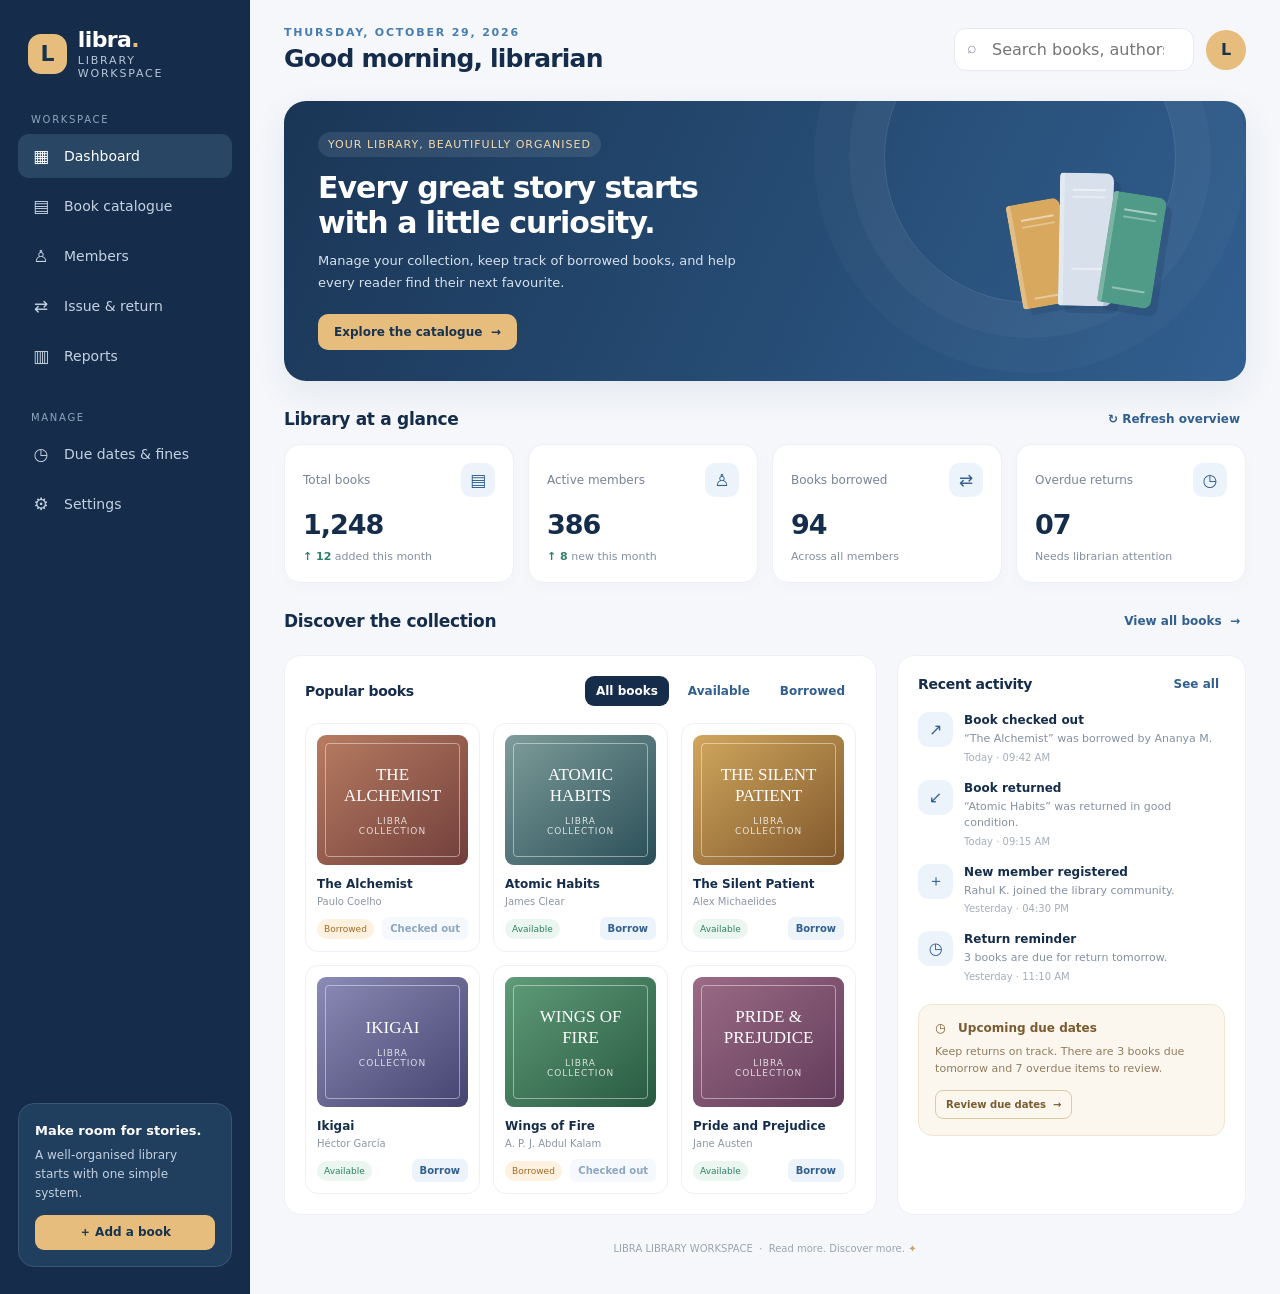
<file: libra_library_management_website-1.html>
<!DOCTYPE html>
<html lang="en">
<head>
<meta charset="UTF-8">
<meta name="viewport" content="width=device-width, initial-scale=1.0">
<title>Libra — Library Management System</title>
<style>
:root{--navy:#152d4b;--blue:#315f8f;--blue2:#477db0;--cream:#f7f5f0;--white:#fff;--ink:#263548;--muted:#778496;--line:#e7eaf0;--gold:#d6a75d;--green:#2f8069;--shadow:0 12px 35px rgba(27,48,75,.08)}
*{box-sizing:border-box}body{margin:0;font-family:Inter,ui-sans-serif,system-ui,-apple-system,"Segoe UI",sans-serif;background:#f5f7fb;color:var(--ink)}button,input,select{font:inherit}button{cursor:pointer}.app{min-height:100vh;display:grid;grid-template-columns:250px 1fr}
.sidebar{background:var(--navy);color:#fff;padding:27px 18px;display:flex;flex-direction:column;gap:34px}.brand{display:flex;align-items:center;gap:11px;padding:0 10px}.brand-icon{height:40px;width:40px;border-radius:13px;background:#e6bd7c;color:#19334f;display:grid;place-items:center;font-size:22px;font-weight:800}.brand h1{font-size:22px;letter-spacing:-.6px;margin:0}.brand small{display:block;color:#b8c7d8;font-size:11px;letter-spacing:1.8px;text-transform:uppercase;margin-top:2px}.nav-label{font-size:10px;color:#8fa6c0;letter-spacing:1.7px;text-transform:uppercase;padding:0 13px;margin-bottom:9px}.nav{display:grid;gap:6px}.nav button{border:0;background:transparent;color:#c5d2e1;text-align:left;padding:12px 13px;border-radius:11px;display:flex;gap:13px;align-items:center;font-size:14px}.nav button span{width:20px;text-align:center;font-size:17px}.nav button.active,.nav button:hover{background:#294765;color:#fff}.side-bottom{margin-top:auto;background:#203e5e;border:1px solid #385673;border-radius:16px;padding:16px}.side-bottom strong{font-size:13px}.side-bottom p{font-size:12px;line-height:1.55;color:#c3d0df;margin:7px 0 13px}.side-bottom button{border:0;background:#e6bd7c;color:#18334f;padding:9px 12px;border-radius:9px;font-weight:700;font-size:12px;width:100%}
main{min-width:0;padding:26px 34px 40px}.topbar{display:flex;align-items:center;justify-content:space-between;gap:20px;margin-bottom:28px}.eyebrow{color:var(--blue2);font-size:11px;letter-spacing:1.8px;text-transform:uppercase;font-weight:800}.topbar h2{margin:5px 0 0;font-size:25px;letter-spacing:-.8px;color:var(--navy)}.top-actions{display:flex;align-items:center;gap:12px}.search-wrap{position:relative}.search-wrap span{position:absolute;left:13px;top:10px;color:#8793a3}.search-wrap input{width:240px;padding:11px 14px 11px 37px;border:1px solid var(--line);border-radius:12px;background:white;outline:none}.search-wrap input:focus{border-color:#8aaccf;box-shadow:0 0 0 3px #dce9f7}.avatar{height:40px;width:40px;border-radius:50%;display:grid;place-items:center;background:#e6bd7c;color:#173450;font-weight:800}.hero{position:relative;overflow:hidden;background:linear-gradient(115deg,#1a3656,#315f8f);border-radius:22px;padding:31px 34px;color:white;display:flex;justify-content:space-between;align-items:center;min-height:210px;box-shadow:var(--shadow)}.hero:after{content:"";position:absolute;width:290px;height:290px;border:1px solid #ffffff20;border-radius:50%;right:70px;top:-90px;box-shadow:0 0 0 35px #ffffff08,0 0 0 70px #ffffff06}.hero-content{position:relative;z-index:1;max-width:520px}.hero .tag{display:inline-block;padding:6px 10px;border-radius:30px;background:#ffffff18;color:#f4d9ac;font-size:11px;letter-spacing:1px;text-transform:uppercase}.hero h3{font-size:30px;line-height:1.15;letter-spacing:-1px;margin:14px 0 10px;max-width:450px}.hero p{color:#d6e1ed;font-size:13px;line-height:1.7;margin:0 0 20px;max-width:440px}.primary{background:#e6bd7c;color:#18334f;border:0;border-radius:10px;padding:11px 16px;font-weight:800;font-size:12px}.hero-art{position:relative;z-index:1;width:170px;height:150px;flex-shrink:0;margin-right:40px}.book{position:absolute;bottom:10px;width:54px;height:118px;border-radius:4px 8px 8px 4px;box-shadow:7px 7px 0 #102a4529;border-left:5px solid #ffffff40}.book:after{content:"";position:absolute;left:8px;right:8px;top:16px;height:2px;background:#ffffff80;box-shadow:0 7px 0 #ffffff50,0 79px 0 #ffffff60}.book.one{left:12px;background:#d8a85e;transform:rotate(-10deg);height:105px}.book.two{left:57px;background:#d8e1eb;transform:rotate(1deg);height:133px}.book.three{left:103px;background:#4f9b87;transform:rotate(9deg);height:112px}.section-head{display:flex;align-items:center;justify-content:space-between;margin:28px 0 15px}.section-head h3{margin:0;font-size:17px;color:var(--navy);letter-spacing:-.3px}.section-head button{border:0;background:transparent;color:var(--blue);font-size:12px;font-weight:800}.stats{display:grid;grid-template-columns:repeat(4,1fr);gap:14px}.stat{background:#fff;border:1px solid #edf0f4;border-radius:16px;padding:18px;box-shadow:0 5px 18px #203b5a05}.stat-top{display:flex;align-items:center;justify-content:space-between;color:var(--muted);font-size:12px}.stat-icon{height:34px;width:34px;display:grid;place-items:center;background:#edf3fa;color:var(--blue);border-radius:10px;font-size:17px}.stat strong{display:block;font-size:27px;color:var(--navy);margin:12px 0 5px;letter-spacing:-1px}.stat small{color:#82909f;font-size:11px}.stat small b{color:var(--green)}.content-grid{display:grid;grid-template-columns:minmax(0,1.7fr) minmax(240px,1fr);gap:20px;margin-top:24px}.panel{background:#fff;border:1px solid #edf0f4;border-radius:17px;padding:20px;min-width:0}.filters{display:flex;gap:8px;flex-wrap:wrap}.filter{border:1px solid var(--line);background:#fff;border-radius:9px;padding:8px 11px;color:#718095;font-size:11px}.filter.active{background:var(--navy);border-color:var(--navy);color:white}.books{display:grid;grid-template-columns:repeat(3,minmax(0,1fr));gap:13px}.book-card{border:1px solid #edf0f4;border-radius:13px;padding:11px;min-width:0;transition:.2s}.book-card:hover{transform:translateY(-3px);box-shadow:var(--shadow)}.cover{height:130px;border-radius:9px;display:flex;align-items:center;justify-content:center;position:relative;overflow:hidden;margin-bottom:12px;color:white;text-align:center;padding:12px}.cover:before{content:"";position:absolute;inset:8px;border:1px solid #ffffff70;border-radius:4px}.cover span{position:relative;font-family:Georgia,serif;font-size:17px;line-height:1.25;max-width:100px}.cover small{display:block;font:9px system-ui;letter-spacing:1px;margin-top:10px;opacity:.8}.cover.c1{background:linear-gradient(140deg,#b77c61,#713e3b)}.cover.c2{background:linear-gradient(140deg,#7e9c9a,#294e57)}.cover.c3{background:linear-gradient(140deg,#d1a75d,#7e562b)}.cover.c4{background:linear-gradient(140deg,#8a8bb6,#45436f)}.cover.c5{background:linear-gradient(140deg,#5f9c79,#285940)}.cover.c6{background:linear-gradient(140deg,#9c6b86,#603b5a)}.book-card h4{font-size:12px;margin:0 0 5px;white-space:nowrap;overflow:hidden;text-overflow:ellipsis;color:var(--navy)}.author{font-size:10px;color:#8b96a4;margin:0 0 10px}.book-meta{display:flex;align-items:center;justify-content:space-between;gap:5px}.status{font-size:9px;border-radius:20px;padding:5px 7px;background:#eaf6ef;color:#2f8069}.status.out{background:#fff1e0;color:#a46a25}.borrow{border:0;background:#edf3fa;color:#315f8f;border-radius:7px;padding:6px 8px;font-size:10px;font-weight:800}.borrow:disabled{opacity:.55;cursor:not-allowed}.activity{display:grid;gap:17px}.activity-item{display:flex;gap:11px;align-items:flex-start}.activity-icon{width:35px;height:35px;flex-shrink:0;border-radius:11px;background:#edf3fa;display:grid;place-items:center;color:var(--blue)}.activity-item strong{display:block;font-size:12px;color:var(--navy);margin:1px 0 4px}.activity-item p{margin:0;color:#8491a1;font-size:11px;line-height:1.5}.activity-item time{font-size:10px;color:#a4adba;display:block;margin-top:4px}.due-card{margin-top:22px;background:#fbf7ef;border:1px solid #f1e5d0;border-radius:14px;padding:16px}.due-card .due-title{font-size:12px;font-weight:800;color:#795b30}.due-card p{font-size:11px;line-height:1.6;color:#917c5d;margin:8px 0 12px}.due-card button{background:transparent;border:1px solid #dfc99f;color:#795b30;border-radius:8px;padding:8px 10px;font-size:10px;font-weight:800}.empty{grid-column:1/-1;text-align:center;padding:28px;color:#8a96a6;font-size:13px}.footer{text-align:center;color:#9aa5b2;font-size:10px;margin-top:28px}.toast{position:fixed;bottom:22px;right:22px;background:#193b5b;color:white;padding:13px 17px;border-radius:12px;box-shadow:var(--shadow);font-size:13px;opacity:0;transform:translateY(10px);pointer-events:none;transition:.25s;z-index:10}.toast.show{opacity:1;transform:translateY(0)}.mobile-menu{display:none}
@media(max-width:1050px){.app{grid-template-columns:210px 1fr}.sidebar{padding:23px 13px}main{padding:24px}.hero-art{margin-right:0}.stats{grid-template-columns:repeat(2,1fr)}.content-grid{grid-template-columns:1fr}.books{grid-template-columns:repeat(3,minmax(0,1fr))}}
@media(max-width:700px){.app{display:block}.sidebar{display:none}.sidebar.open{display:flex;position:fixed;z-index:20;inset:0 auto 0 0;width:260px;box-shadow:20px 0 50px #10243c40}.mobile-menu{display:inline-grid;place-items:center;border:1px solid var(--line);background:#fff;border-radius:10px;width:40px;height:40px}.topbar{align-items:flex-start}.topbar h2{font-size:20px}.top-actions{gap:7px}.search-wrap input{width:min(40vw,190px)}main{padding:18px 14px 28px}.hero{padding:24px;min-height:0}.hero h3{font-size:25px}.hero-art{display:none}.stats{gap:9px}.stat{padding:14px}.stat strong{font-size:23px}.content-grid{gap:14px}.panel{padding:14px}.books{grid-template-columns:repeat(2,minmax(0,1fr))}.cover{height:135px}.section-head{margin-top:23px}.section-head h3{font-size:16px}}
</style>
</head>
<body>
<div class="app">
<aside class="sidebar" id="sidebar">
  <div class="brand"><div class="brand-icon">L</div><div><h1>libra<span style="color:#e6bd7c">.</span></h1><small>Library workspace</small></div></div>
  <div><div class="nav-label">Workspace</div><nav class="nav">
    <button class="active" data-view="dashboard"><span>▦</span> Dashboard</button>
    <button data-view="catalog"><span>▤</span> Book catalogue</button>
    <button data-view="members"><span>♙</span> Members</button>
    <button data-view="transactions"><span>⇄</span> Issue &amp; return</button>
    <button data-view="reports"><span>▥</span> Reports</button>
  </nav></div>
  <div><div class="nav-label">Manage</div><nav class="nav">
    <button data-view="due"><span>◷</span> Due dates &amp; fines</button>
    <button data-view="settings"><span>⚙</span> Settings</button>
  </nav></div>
  <div class="side-bottom"><strong>Make room for stories.</strong><p>A well-organised library starts with one simple system.</p><button id="addBookSide">＋ Add a book</button></div>
</aside>
<main>
  <header class="topbar">
    <div style="display:flex;align-items:flex-start;gap:11px"><button class="mobile-menu" id="menuBtn" aria-label="Open menu">☰</button><div><div class="eyebrow">Thursday, October 29, 2026</div><h2 id="pageTitle">Good morning, librarian</h2></div></div>
    <div class="top-actions"><div class="search-wrap"><span>⌕</span><input id="searchInput" type="search" placeholder="Search books, authors..." aria-label="Search books"></div><div class="avatar" title="Librarian profile">L</div></div>
  </header>
  <section class="hero">
    <div class="hero-content"><span class="tag">Your library, beautifully organised</span><h3>Every great story starts with a little curiosity.</h3><p>Manage your collection, keep track of borrowed books, and help every reader find their next favourite.</p><button class="primary" id="exploreBtn">Explore the catalogue&nbsp; →</button></div>
    <div class="hero-art" aria-hidden="true"><div class="book one"></div><div class="book two"></div><div class="book three"></div></div>
  </section>
  <section class="section-head"><h3>Library at a glance</h3><button id="refreshBtn">↻ Refresh overview</button></section>
  <section class="stats">
    <article class="stat"><div class="stat-top">Total books <span class="stat-icon">▤</span></div><strong id="totalBooks">1,248</strong><small><b>↑ 12</b> added this month</small></article>
    <article class="stat"><div class="stat-top">Active members <span class="stat-icon">♙</span></div><strong>386</strong><small><b>↑ 8</b> new this month</small></article>
    <article class="stat"><div class="stat-top">Books borrowed <span class="stat-icon">⇄</span></div><strong id="borrowedCount">94</strong><small>Across all members</small></article>
    <article class="stat"><div class="stat-top">Overdue returns <span class="stat-icon">◷</span></div><strong>07</strong><small>Needs librarian attention</small></article>
  </section>
  <section class="section-head"><h3 id="catalogTitle">Discover the collection</h3><button id="viewAllBtn">View all books&nbsp; →</button></section>
  <div class="content-grid">
    <section class="panel">
      <div class="section-head" style="margin:0 0 17px"><h3 style="font-size:14px">Popular books</h3><div class="filters" id="filters"><button class="filter active" data-filter="all">All books</button><button class="filter" data-filter="available">Available</button><button class="filter" data-filter="borrowed">Borrowed</button></div></div>
      <div class="books" id="booksGrid"></div>
    </section>
    <aside class="panel">
      <div class="section-head" style="margin:0 0 20px"><h3 style="font-size:14px">Recent activity</h3><button id="activityBtn">See all</button></div>
      <div class="activity" id="activityList">
        <div class="activity-item"><div class="activity-icon">↗</div><div><strong>Book checked out</strong><p>“The Alchemist” was borrowed by Ananya M.</p><time>Today · 09:42 AM</time></div></div>
        <div class="activity-item"><div class="activity-icon">↙</div><div><strong>Book returned</strong><p>“Atomic Habits” was returned in good condition.</p><time>Today · 09:15 AM</time></div></div>
        <div class="activity-item"><div class="activity-icon">＋</div><div><strong>New member registered</strong><p>Rahul K. joined the library community.</p><time>Yesterday · 04:30 PM</time></div></div>
        <div class="activity-item"><div class="activity-icon">◷</div><div><strong>Return reminder</strong><p>3 books are due for return tomorrow.</p><time>Yesterday · 11:10 AM</time></div></div>
      </div>
      <div class="due-card"><div class="due-title">◷ &nbsp; Upcoming due dates</div><p>Keep returns on track. There are 3 books due tomorrow and 7 overdue items to review.</p><button id="dueBtn">Review due dates&nbsp; →</button></div>
    </aside>
  </div>
  <div class="footer">LIBRA LIBRARY WORKSPACE &nbsp;·&nbsp; Read more. Discover more. <span style="color:#c4a16c">✦</span></div>
</main>
</div>
<div class="toast" id="toast" role="status" aria-live="polite"></div>
<script>
const books=[
 {title:"The Alchemist",author:"Paulo Coelho",genre:"Fiction",status:"borrowed",cover:"c1",label:"THE ALCHEMIST"},
 {title:"Atomic Habits",author:"James Clear",genre:"Self-help",status:"available",cover:"c2",label:"ATOMIC HABITS"},
 {title:"The Silent Patient",author:"Alex Michaelides",genre:"Thriller",status:"available",cover:"c3",label:"THE SILENT PATIENT"},
 {title:"Ikigai",author:"Héctor García",genre:"Lifestyle",status:"available",cover:"c4",label:"IKIGAI"},
 {title:"Wings of Fire",author:"A. P. J. Abdul Kalam",genre:"Biography",status:"borrowed",cover:"c5",label:"WINGS OF FIRE"},
 {title:"Pride and Prejudice",author:"Jane Austen",genre:"Classic",status:"available",cover:"c6",label:"PRIDE & PREJUDICE"}
];
let activeFilter="all",query="",view="dashboard",borrowed=94;
const grid=document.getElementById("booksGrid"),search=document.getElementById("searchInput"),toast=document.getElementById("toast");
function notify(message){toast.textContent=message;toast.classList.add("show");clearTimeout(window.toastTimer);window.toastTimer=setTimeout(()=>toast.classList.remove("show"),2600)}
function renderBooks(){
 const list=books.filter(b=>(activeFilter==="all"||b.status===activeFilter)&&(`${b.title} ${b.author} ${b.genre}`).toLowerCase().includes(query.toLowerCase()));
 grid.innerHTML=list.length?list.map(b=>`<article class="book-card"><div class="cover ${b.cover}"><span>${b.label}<small>LIBRA COLLECTION</small></span></div><h4 title="${b.title}">${b.title}</h4><p class="author">${b.author}</p><div class="book-meta"><span class="status ${b.status==="borrowed"?"out":""}">${b.status==="available"?"Available":"Borrowed"}</span><button class="borrow" data-title="${b.title}" ${b.status==="borrowed"?"disabled":""}>${b.status==="available"?"Borrow":"Checked out"}</button></div></article>`).join(""):`<div class="empty">No books match your search. Try another title or author.</div>`;
 grid.querySelectorAll(".borrow:not(:disabled)").forEach(btn=>btn.addEventListener("click",()=>{const book=books.find(b=>b.title===btn.dataset.title);book.status="borrowed";borrowed++;document.getElementById("borrowedCount").textContent=borrowed;renderBooks();notify(`“${book.title}” marked as borrowed.`);}));
}
function setView(next){
 view=next;document.querySelectorAll(".nav button").forEach(b=>b.classList.toggle("active",b.dataset.view===next));
 const titles={dashboard:"Good morning, librarian",catalog:"Book catalogue",members:"Library members",transactions:"Issue & return",reports:"Library reports",due:"Due dates & fines",settings:"Workspace settings"};
 document.getElementById("pageTitle").textContent=titles[next]||titles.dashboard;
 if(next==="catalog"){document.getElementById("catalogTitle").textContent="Browse all books";activeFilter="all";document.querySelectorAll(".filter").forEach(b=>b.classList.toggle("active",b.dataset.filter==="all"));renderBooks();document.getElementById("catalogTitle").scrollIntoView({behavior:"smooth",block:"start"});}
 else if(next!=="dashboard"){notify(`${titles[next]} section selected — connect your backend to enable full management.`);}
 document.getElementById("sidebar").classList.remove("open");
}
document.querySelectorAll(".nav button").forEach(btn=>btn.addEventListener("click",()=>setView(btn.dataset.view)));
document.querySelectorAll(".filter").forEach(btn=>btn.addEventListener("click",()=>{activeFilter=btn.dataset.filter;document.querySelectorAll(".filter").forEach(b=>b.classList.toggle("active",b===btn));renderBooks()}));
search.addEventListener("input",()=>{query=search.value;renderBooks();});
document.getElementById("exploreBtn").addEventListener("click",()=>setView("catalog"));
document.getElementById("viewAllBtn").addEventListener("click",()=>setView("catalog"));
document.getElementById("refreshBtn").addEventListener("click",()=>{renderBooks();notify("Overview refreshed.")});
document.getElementById("activityBtn").addEventListener("click",()=>notify("You're viewing the latest activity."));
document.getElementById("dueBtn").addEventListener("click",()=>setView("due"));
document.getElementById("addBookSide").addEventListener("click",()=>{const title=prompt("Enter the new book title:");if(!title||!title.trim())return;const author=prompt("Enter the author's name:")||"Unknown author";books.unshift({title:title.trim(),author:author.trim()||"Unknown author",genre:"New arrival",status:"available",cover:["c1","c2","c3","c4","c5","c6"][Math.floor(Math.random()*6)],label:title.trim().toUpperCase().slice(0,25)});document.getElementById("totalBooks").textContent=(1248+books.length-6).toLocaleString();renderBooks();notify("New book added to this demo catalogue.");});
document.getElementById("menuBtn").addEventListener("click",()=>document.getElementById("sidebar").classList.toggle("open"));
renderBooks();
</script>
</body>
</html>
</file>
<file: style.css>
* { box-sizing: border-box; margin: 0; padding: 0; font-family: Arial, sans-serif; }
body { background: #f5f6fb; color: #25243a; min-height: 100vh; }
.topbar { background: #292743; color: white; padding: 22px max(5%, calc((100% - 1120px)/2)); display: flex; justify-content: space-between; align-items: center; gap: 15px; }
.topbar h1 { font-size: 23px; margin-bottom: 5px; }
.topbar p { color: #d1d0df; font-size: 13px; }
.profile { background: #45425f; padding: 9px 14px; border-radius: 30px; font-size: 13px; }
.container { max-width: 1120px; width: 90%; margin: 35px auto; }
.intro { display: flex; justify-content: space-between; align-items: center; gap: 18px; margin-bottom: 25px; }
.eyebrow { color: #655bd2; font-size: 11px; font-weight: bold; letter-spacing: 1.4px; margin-bottom: 9px; }
.intro h2 { font-size: 27px; margin-bottom: 8px; }
.muted, .optional { color: #77768a; font-size: 14px; }
.primary { background: #6258d9; color: white; border: 0; border-radius: 10px; padding: 12px 17px; cursor: pointer; font-weight: bold; }
.primary:hover { background: #5147c2; }
.stats { display: grid; grid-template-columns: repeat(3, 1fr); gap: 15px; margin-bottom: 24px; }
.stat-card { background: white; padding: 18px 20px; border: 1px solid #e9e8f0; border-radius: 14px; display: flex; justify-content: space-between; align-items: center; gap: 10px; }
.stat-card span { color: #77768a; font-size: 13px; }
.stat-card strong { font-size: 25px; color: #6258d9; }
.toolbar { display: flex; gap: 12px; margin-bottom: 20px; }
.toolbar input, .toolbar select, label input, label select { background: white; border: 1px solid #dedde8; border-radius: 9px; padding: 12px; outline: none; color: #25243a; }
.toolbar input { flex: 1; min-width: 0; }
.toolbar select { min-width: 165px; }
.book-grid { display: grid; grid-template-columns: repeat(auto-fill, minmax(220px, 1fr)); gap: 18px; }
.book-card { background: white; border: 1px solid #e9e8f0; border-radius: 15px; overflow: hidden; box-shadow: 0 4px 14px rgba(40,35,80,.04); }
.cover { height: 175px; background: linear-gradient(135deg, #e8e6ff, #f6eaf3); display: flex; align-items: center; justify-content: center; color: #6258d9; font-size: 48px; overflow: hidden; }
.cover img { width: 100%; height: 100%; object-fit: cover; }
.book-info { padding: 15px; }
.book-info h3 { font-size: 17px; margin-bottom: 6px; overflow-wrap: anywhere; }
.author { color: #77768a; font-size: 13px; margin-bottom: 10px; }
.category { display: inline-block; background: #f0efff; color: #5a50c7; border-radius: 30px; padding: 5px 9px; font-size: 11px; margin-bottom: 13px; }
.card-actions { display: flex; gap: 8px; }
.card-actions button { flex: 1; border: 1px solid #dedde8; background: white; border-radius: 8px; padding: 9px 6px; cursor: pointer; font-size: 12px; color: #45435c; }
.card-actions button:hover { background: #f3f2ff; }
.card-actions .remove { color: #c04455; }
.empty { grid-column: 1 / -1; text-align: center; padding: 55px 15px; background: white; border: 1px dashed #d7d5e5; border-radius: 15px; color: #77768a; }
.empty strong { display: block; color: #333149; font-size: 18px; margin-bottom: 8px; }
dialog { width: min(440px, 92vw); border: 0; border-radius: 16px; padding: 25px; margin: auto; box-shadow: 0 20px 70px rgba(0,0,0,.2); }
dialog::backdrop { background: rgba(25,24,45,.55); }
.dialog-heading { display: flex; justify-content: space-between; align-items: center; margin-bottom: 20px; }
.dialog-heading h2 { font-size: 21px; }
.icon-button { border: 0; background: transparent; cursor: pointer; font-size: 19px; color: #77768a; }
label { display: block; font-size: 13px; font-weight: bold; margin: 13px 0; }
label input, label select { display: block; width: 100%; margin-top: 7px; font-weight: normal; }
.submit-button { width: 100%; margin-top: 8px; }
.error { color: #c04455; font-size: 12px; min-height: 16px; }
@media (max-width: 650px) { .container { width: 92%; margin: 24px auto; } .intro { align-items: flex-start; flex-direction: column; } .intro h2 { font-size: 23px; } .stats { grid-template-columns: 1fr; gap: 9px; } .stat-card { padding: 13px 16px; } .toolbar { flex-direction: column; } .toolbar select { width: 100%; } .topbar { padding: 18px 4%; } }
</file>
